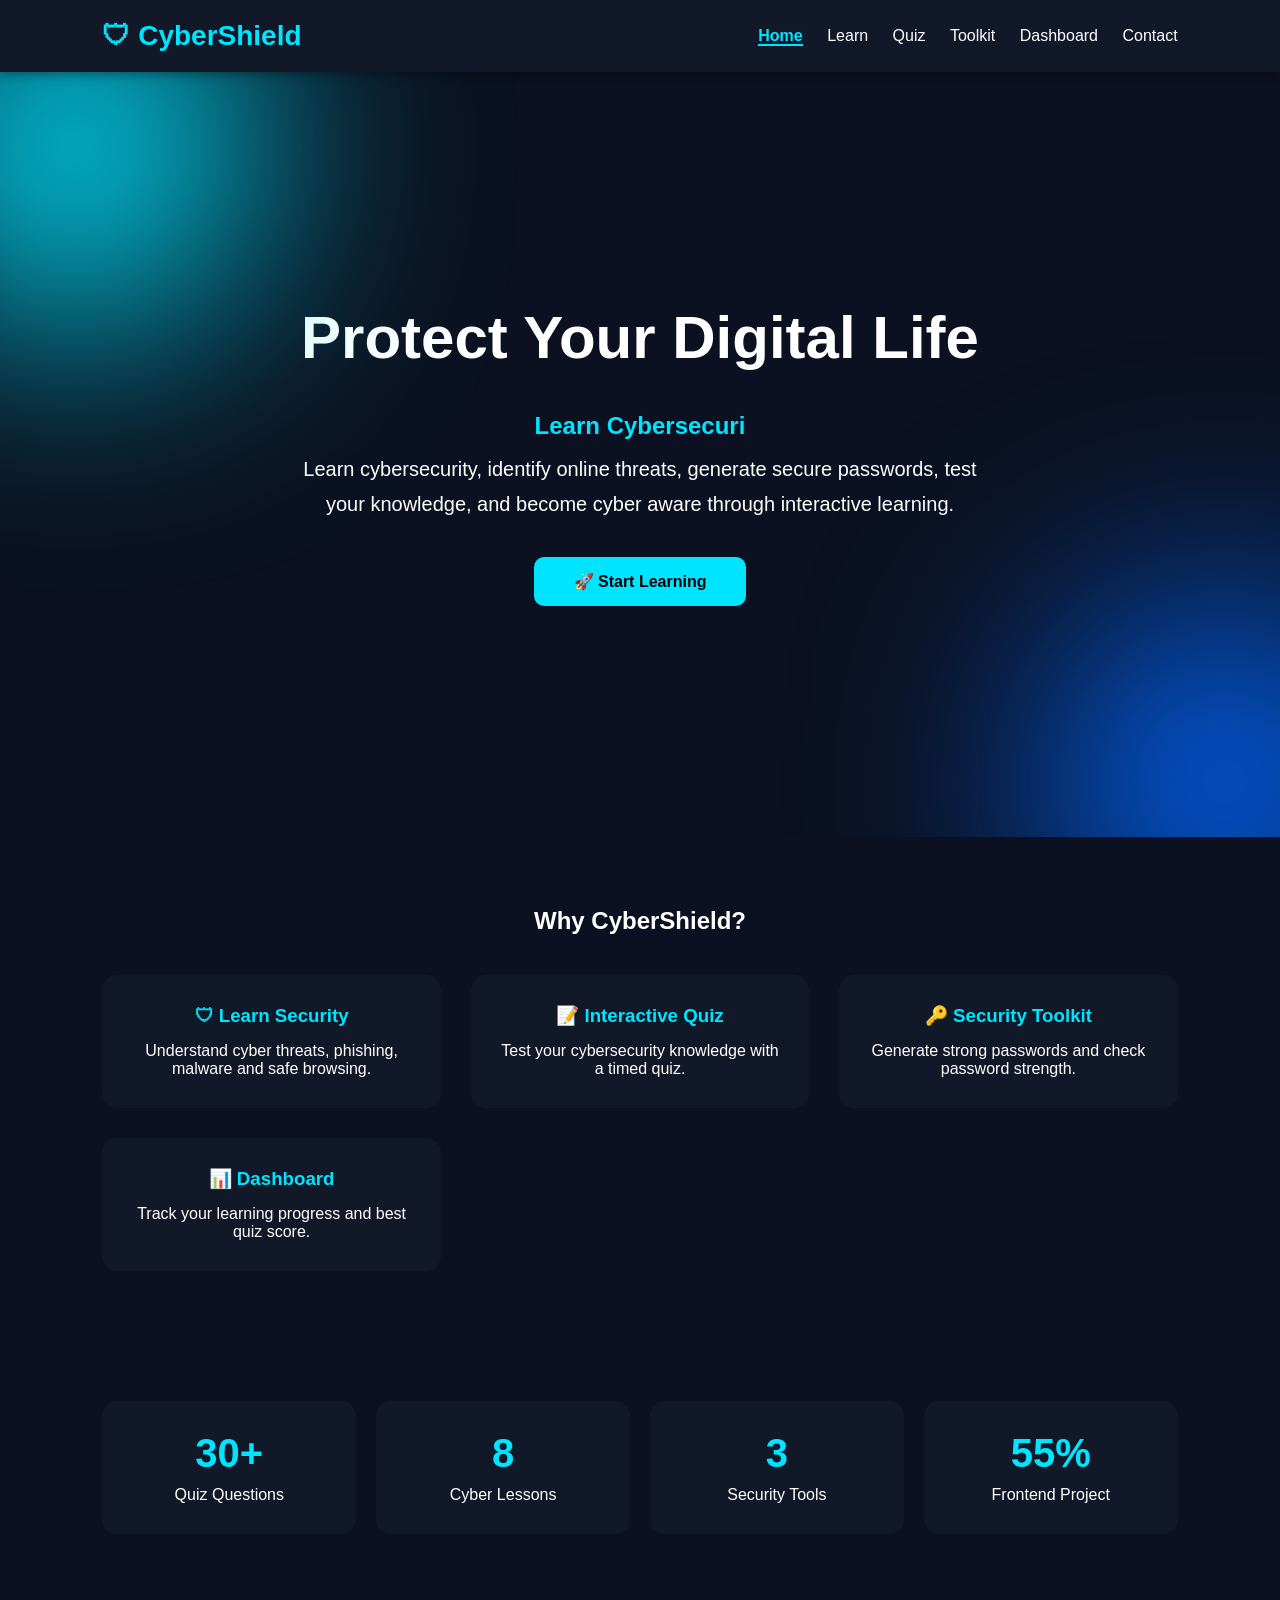
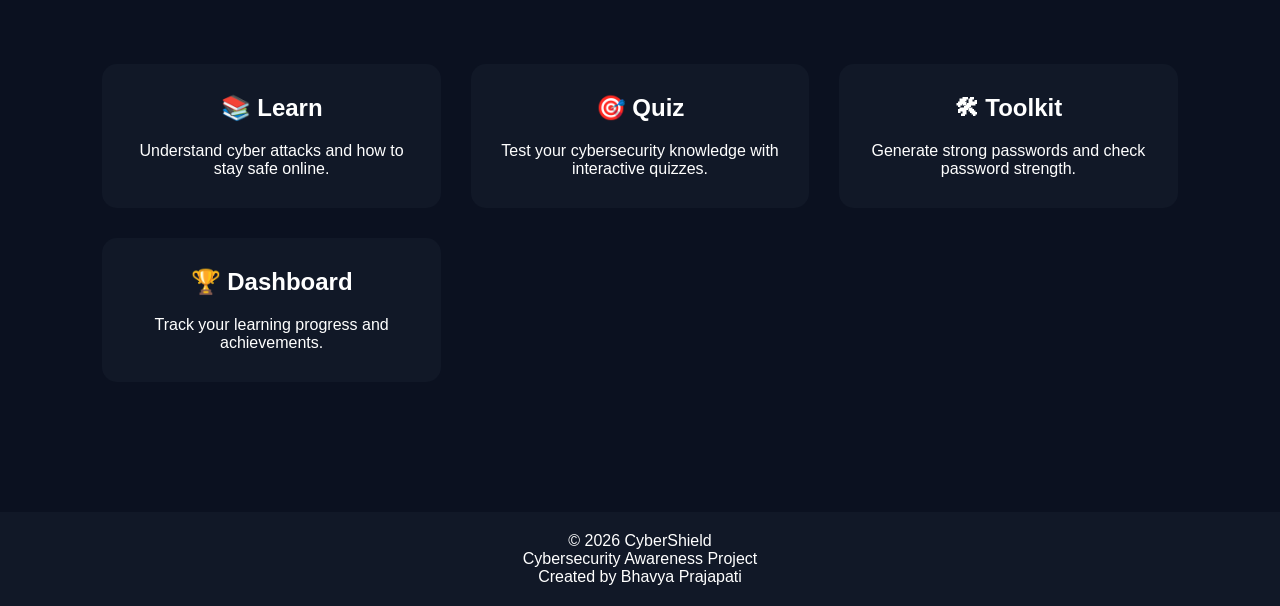
<file: index.html>
<!DOCTYPE html>
<html lang="en">
<head>
    <meta charset="UTF-8">
    <meta name="viewport" content="width=device-width, initial-scale=1.0">
    <title>CyberShield</title>

    <link rel="stylesheet" href="style.css">
</head>

<body>

<header>

    <h1 class="logo">
    🛡 CyberShield
</h1>

    <nav aria-label="Main Navigation">

        <a href="index.html" class="active">Home</a>

        <a href="learn.html">Learn</a>

        <a href="quiz.html">Quiz</a>

        <a href="toolkit.html">Toolkit</a>

        <a href="dashboard.html">Dashboard</a>

        <a href="contact.html">Contact</a>

    </nav>

</header>

<section class="hero">

    <div class="glow glow1"></div>
    <div class="glow glow2"></div>

    <h1>
        Protect Your Digital Life
    </h1>

    <h2 id="typing"></h2>

    <p>
        Learn cybersecurity, identify online threats, generate secure passwords,
        test your knowledge, and become cyber aware through interactive learning.
    </p>

    <a href="learn.html" class="btn" aria-label="Start learning cybersecurity">
        🚀 Start Learning
    </a>

</section>

<section class="features">

<h2>Why CyberShield?</h2>

<div class="feature-grid">

<div class="feature-card">
<h3>🛡 Learn Security</h3>
<p>Understand cyber threats, phishing, malware and safe browsing.</p>
</div>

<div class="feature-card">
<h3>📝 Interactive Quiz</h3>
<p>Test your cybersecurity knowledge with a timed quiz.</p>
</div>

<div class="feature-card">
<h3>🔑 Security Toolkit</h3>
<p>Generate strong passwords and check password strength.</p>
</div>

<div class="feature-card">
<h3>📊 Dashboard</h3>
<p>Track your learning progress and best quiz score.</p>
</div>

</div>

</section>

<section class="stats">

<div class="stat-box">
<h2 id="count1">0</h2>
<p>Quiz Questions</p>
</div>

<div class="stat-box">
<h2 id="count2">0</h2>
<p>Cyber Lessons</p>
</div>

<div class="stat-box">
<h2 id="count3">0</h2>
<p>Security Tools</p>
</div>

<div class="stat-box">
<h2 id="count4">0</h2>
<p>Frontend Project</p>
</div>

</section>

<section class="cards">

<div class="card" onclick="location.href='learn.html'">

<h2>📚 Learn</h2>

<p>Understand cyber attacks and how to stay safe online.</p>

</div>

<div class="card" onclick="location.href='quiz.html'">
<h2>🎯 Quiz</h2>
<p>Test your cybersecurity knowledge with interactive quizzes.</p>
</div>

<div class="card" onclick="location.href='toolkit.html'">
<h2>🛠 Toolkit</h2>
<p>Generate strong passwords and check password strength.</p>
</div>

<div class="card" onclick="location.href='dashboard.html'">
<h2>🏆 Dashboard</h2>
<p>Track your learning progress and achievements.</p>
</div>

</section>

<script src="app.js"></script>

<footer>
    <p>© 2026 CyberShield</p>
    <p>Cybersecurity Awareness Project</p>
    <p>Created by Bhavya Prajapati</p>
</footer>

</body>
</html>
</file>
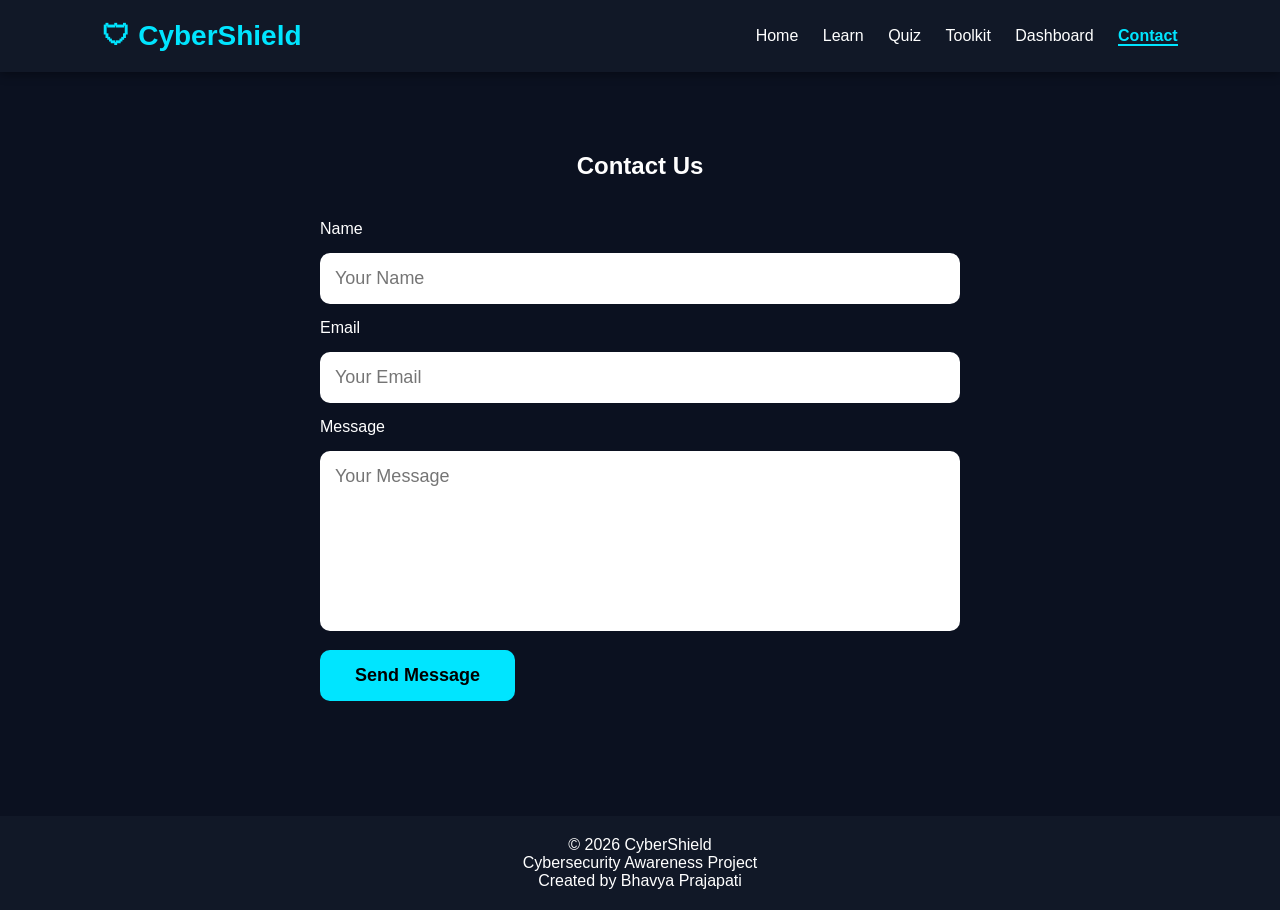
<file: contact.html>
<!DOCTYPE html>
<html lang="en">
<head>

<meta charset="UTF-8">
<meta name="viewport" content="width=device-width, initial-scale=1.0">

<title>Contact</title>

<link rel="stylesheet" href="style.css">
<link rel="stylesheet" href="contact.css">

</head>

<body>

<header>

<h1 class="logo">🛡 CyberShield</h1>

<nav aria-label="Main Navigation">

<a href="index.html">Home</a>
<a href="learn.html">Learn</a>
<a href="quiz.html">Quiz</a>
<a href="toolkit.html">Toolkit</a>
<a href="dashboard.html">Dashboard</a>
<a href="contact.html" class="active">Contact</a>

</nav>

</header>

<section class="contact">

<h1>Contact Us</h1>

<form id="contactForm">

<label for="name">Name</label>
<input
type="text"
id="name"
placeholder="Your Name"
required>

<label for="email">Email</label>

<input
type="email"
id="email"
placeholder="Your Email"
required>

<label for="message">Message</label>

<textarea
id="message"
rows="6"
placeholder="Your Message"
required></textarea>

<button type="submit">

Send Message

</button>

</form>

<h3 id="success"></h3>

</section>

<script src="contact.js"></script>

<footer>
    <p>© 2026 CyberShield</p>
    <p>Cybersecurity Awareness Project</p>
    <p>Created by Bhavya Prajapati</p>
</footer>

</body>

</html>
</file>
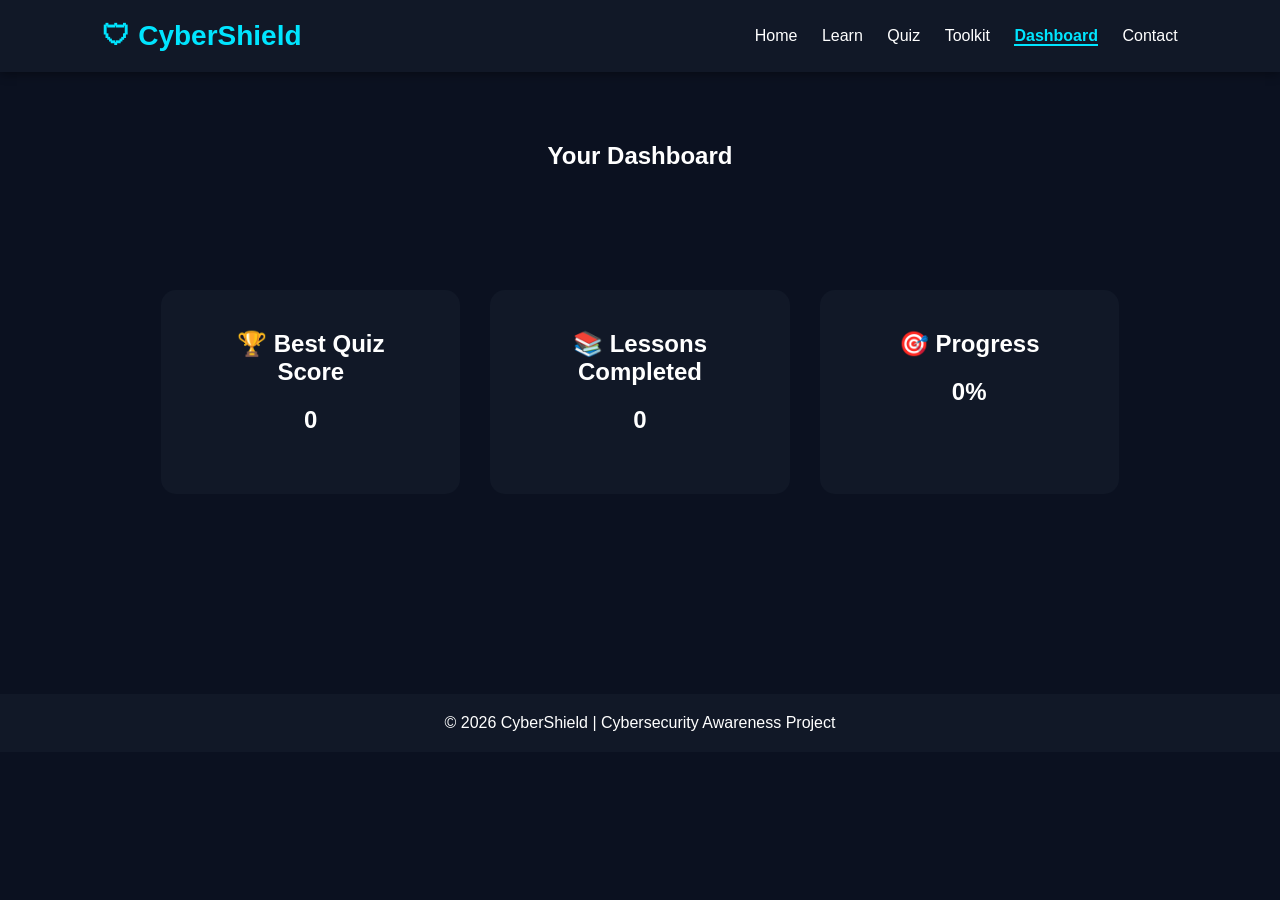
<file: dashboard.html>
<!DOCTYPE html>
<html lang="en">

<head>

<meta charset="UTF-8">

<meta name="viewport" content="width=device-width, initial-scale=1.0">

<title>Dashboard</title>

<link rel="stylesheet" href="style.css">
<link rel="stylesheet" href="dashboard.css">

</head>

<body>

<header>

<h1 class="logo">🛡 CyberShield</h1>

<nav aria-label="Main Navigation">

<a href="index.html">Home</a>
<a href="learn.html">Learn</a>
<a href="quiz.html">Quiz</a>
<a href="toolkit.html">Toolkit</a>
<a href="dashboard.html" class="active">Dashboard</a>
<a href="contact.html">Contact</a>

</nav>

</header>

<section class="dashboard">

<h1>Your Dashboard</h1>

<div class="cards">

<div class="card">
<h2>🏆 Best Quiz Score</h2>
<h2 id="bestScore">0</h2>
</div>

<div class="card">
<h2>📚 Lessons Completed</h2>
<h2 id="lessons">0</h2>
</div>

<div class="card">
<h2>🎯 Progress</h2>
<h2 id="progress">0%</h2>
</div>

</div>

</section>

<script src="dashboard.js"></script>

<footer>

<p>

© 2026 CyberShield | Cybersecurity Awareness Project

</p>

</footer>

</body>

</html>
</file>
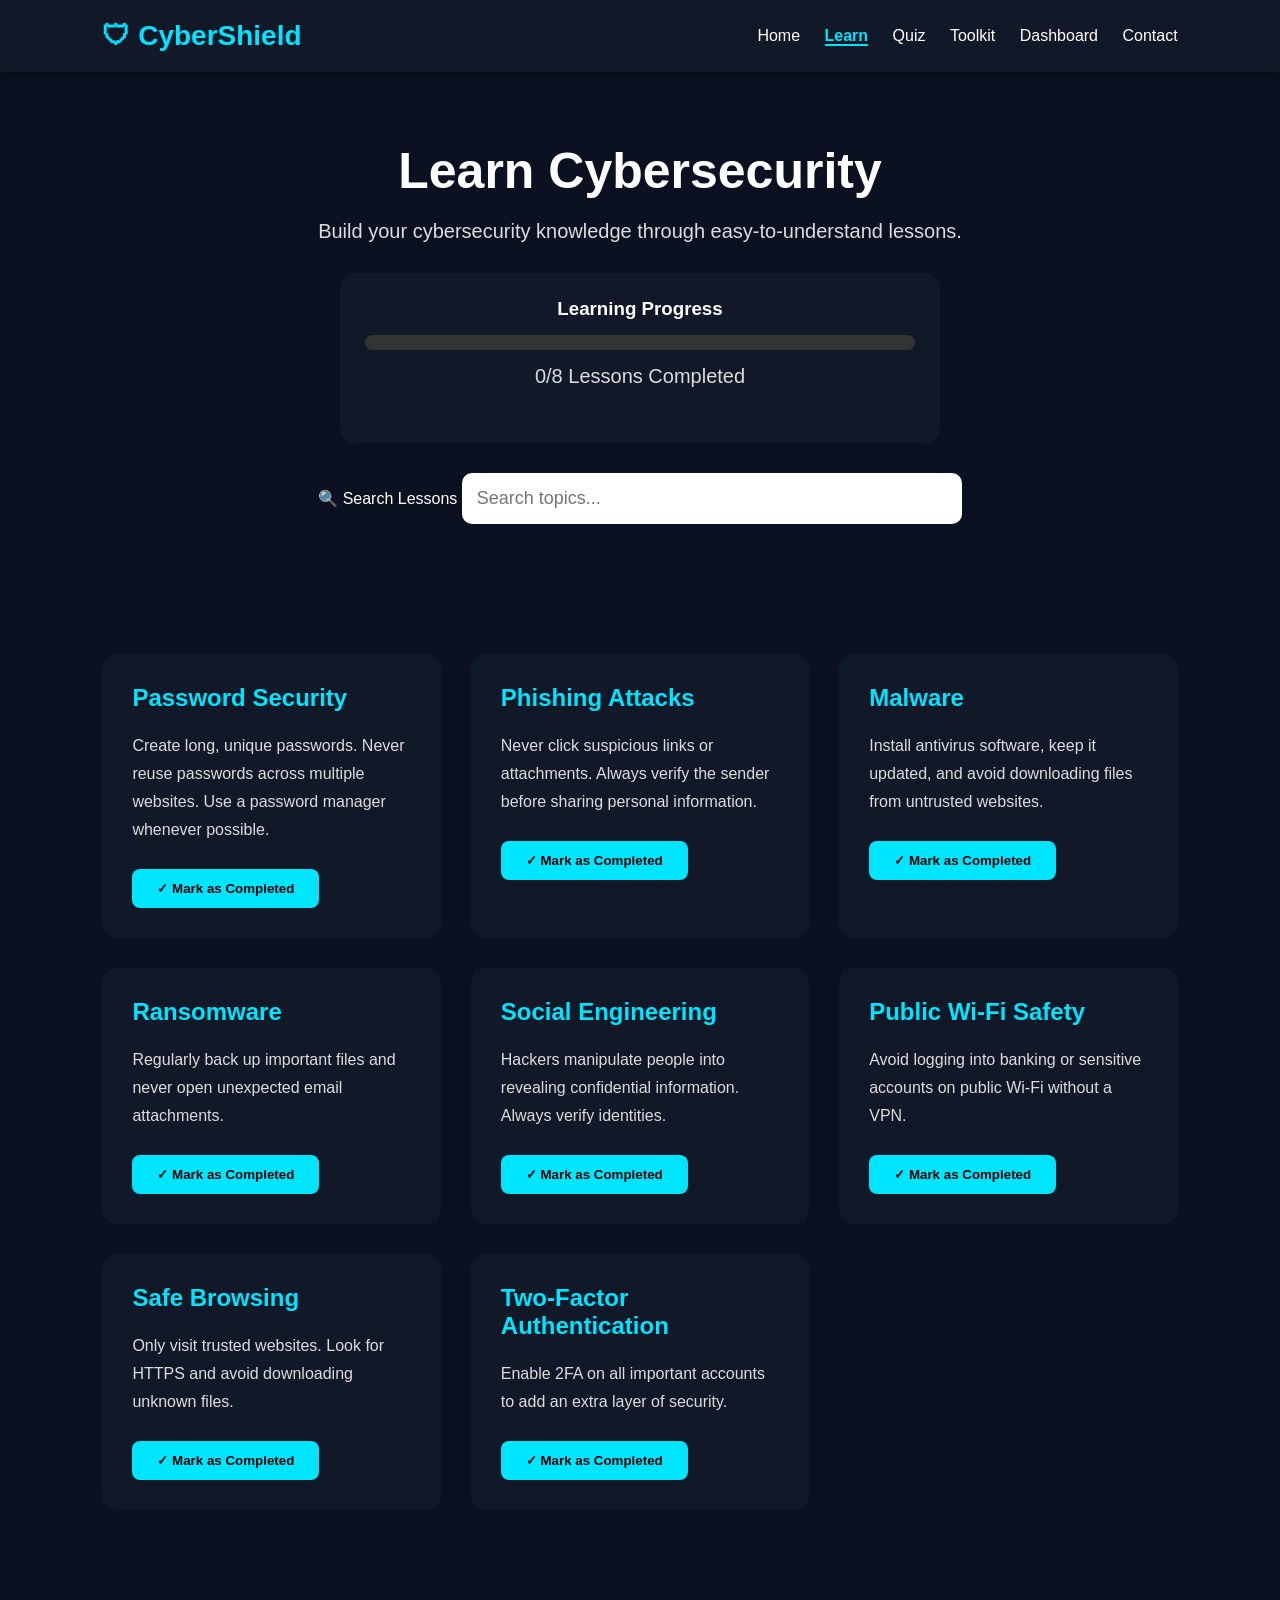
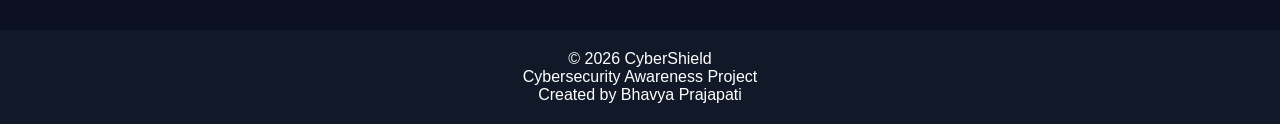
<file: learn.html>
<!DOCTYPE html>
<html lang="en">

<head>

<meta charset="UTF-8">

<meta name="viewport" content="width=device-width, initial-scale=1.0">

<title>Learn Cybersecurity</title>

<link rel="stylesheet" href="style.css">
<link rel="stylesheet" href="learn.css">

</head>

<body>

<header>

<h1 class="logo">🛡 CyberShield</h1>

<nav aria-label="Main Navigation">

<a href="index.html">Home</a>
<a href="learn.html" class="active">Learn</a>
<a href="quiz.html">Quiz</a>
<a href="toolkit.html">Toolkit</a>
<a href="dashboard.html">Dashboard</a>
<a href="contact.html">Contact</a>

</nav>

</header>

<section class="learn-hero">

<h1>Learn Cybersecurity</h1>

<p>
Build your cybersecurity knowledge through easy-to-understand lessons.
</p>

<div class="learn-progress">

<h3>Learning Progress</h3>

<div class="progress">

<div id="learnProgress"></div>

</div>

<p><span id="progressText">0</span>/8 Lessons Completed</p>

</div>

<label for="searchBox">
🔍 Search Lessons
</label>

<input
type="text"
id="searchBox"
placeholder="Search topics..."
>

</section>

<section class="topics" id="topicContainer">

</section>

<script src="learn.js"></script>

<footer>
    <p>© 2026 CyberShield</p>
    <p>Cybersecurity Awareness Project</p>
    <p>Created by Bhavya Prajapati</p>
</footer>

</body>

</html>
</file>
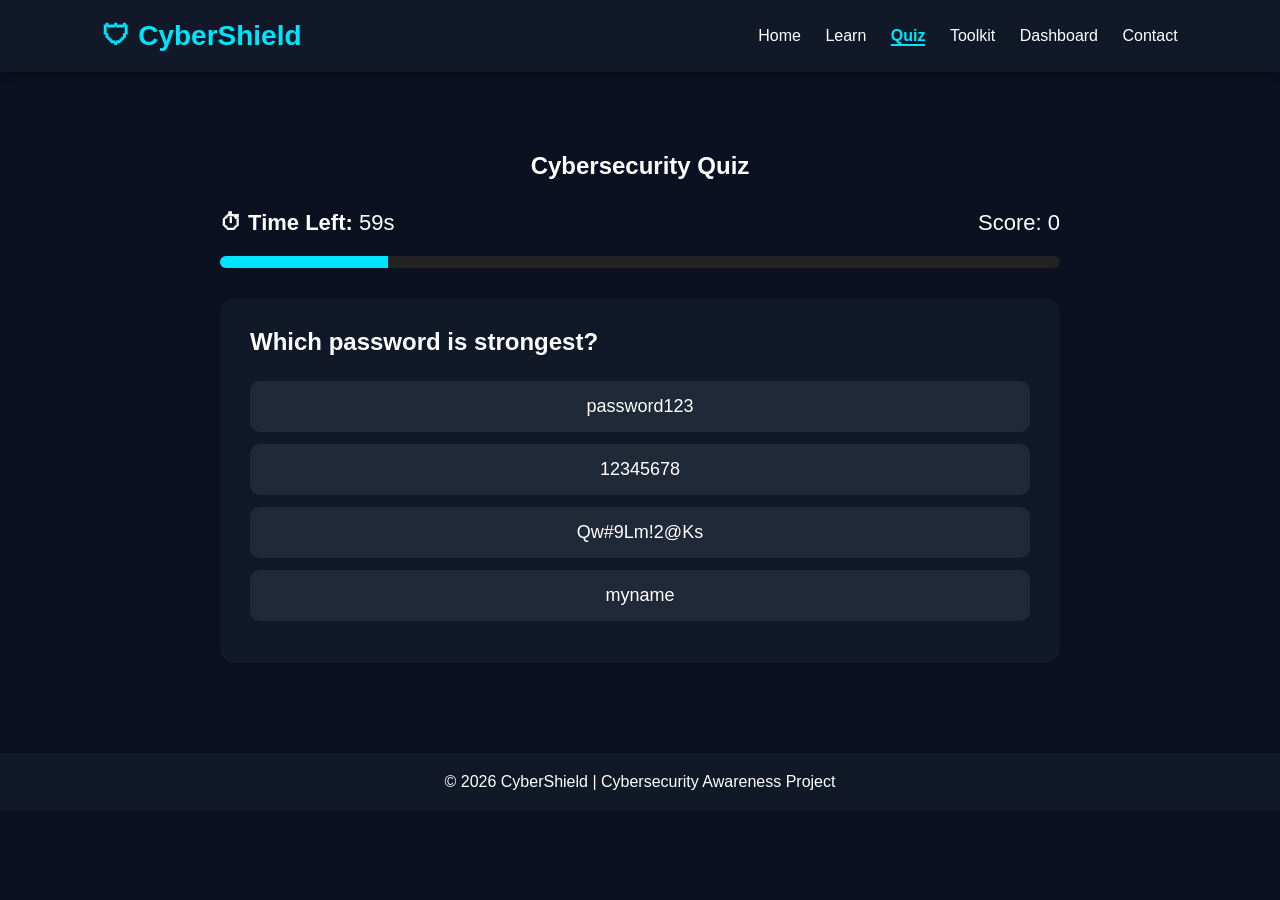
<file: quiz.html>
<!DOCTYPE html>
<html lang="en">

<head>

<meta charset="UTF-8">
<meta name="viewport" content="width=device-width, initial-scale=1.0">

<title>Cyber Quiz</title>

<link rel="stylesheet" href="style.css">
<link rel="stylesheet" href="quiz.css">

</head>

<body>

<header>

<h1 class="logo">🛡 CyberShield</h1>

<nav aria-label="Main Navigation">

<a href="index.html">Home</a>
<a href="learn.html">Learn</a>
<a href="quiz.html" class="active">Quiz</a>
<a href="toolkit.html">Toolkit</a>
<a href="dashboard.html">Dashboard</a>
<a href="contact.html">Contact</a>

</nav>

</header>

<section class="quiz-container">

<h1>Cybersecurity Quiz</h1>

<div class="quiz-top">

<div class="timer">

<strong>⏱ Time Left:</strong>

<span id="timer">60</span>s

</div>

<div class="score">
Score:
<span id="score">0</span>
</div>

</div>

<div class="progress">

<div id="progressBar"></div>

</div>

<div class="question-box">

<h2 id="question"></h2>

<div id="answers"></div>

<div id="explanation"></div>

</div>

<button id="nextBtn">Next Question</button>

</section>

<script src="quiz.js"></script>

<footer>

<p>

© 2026 CyberShield | Cybersecurity Awareness Project

</p>

</footer>

</body>

</html>
</file>
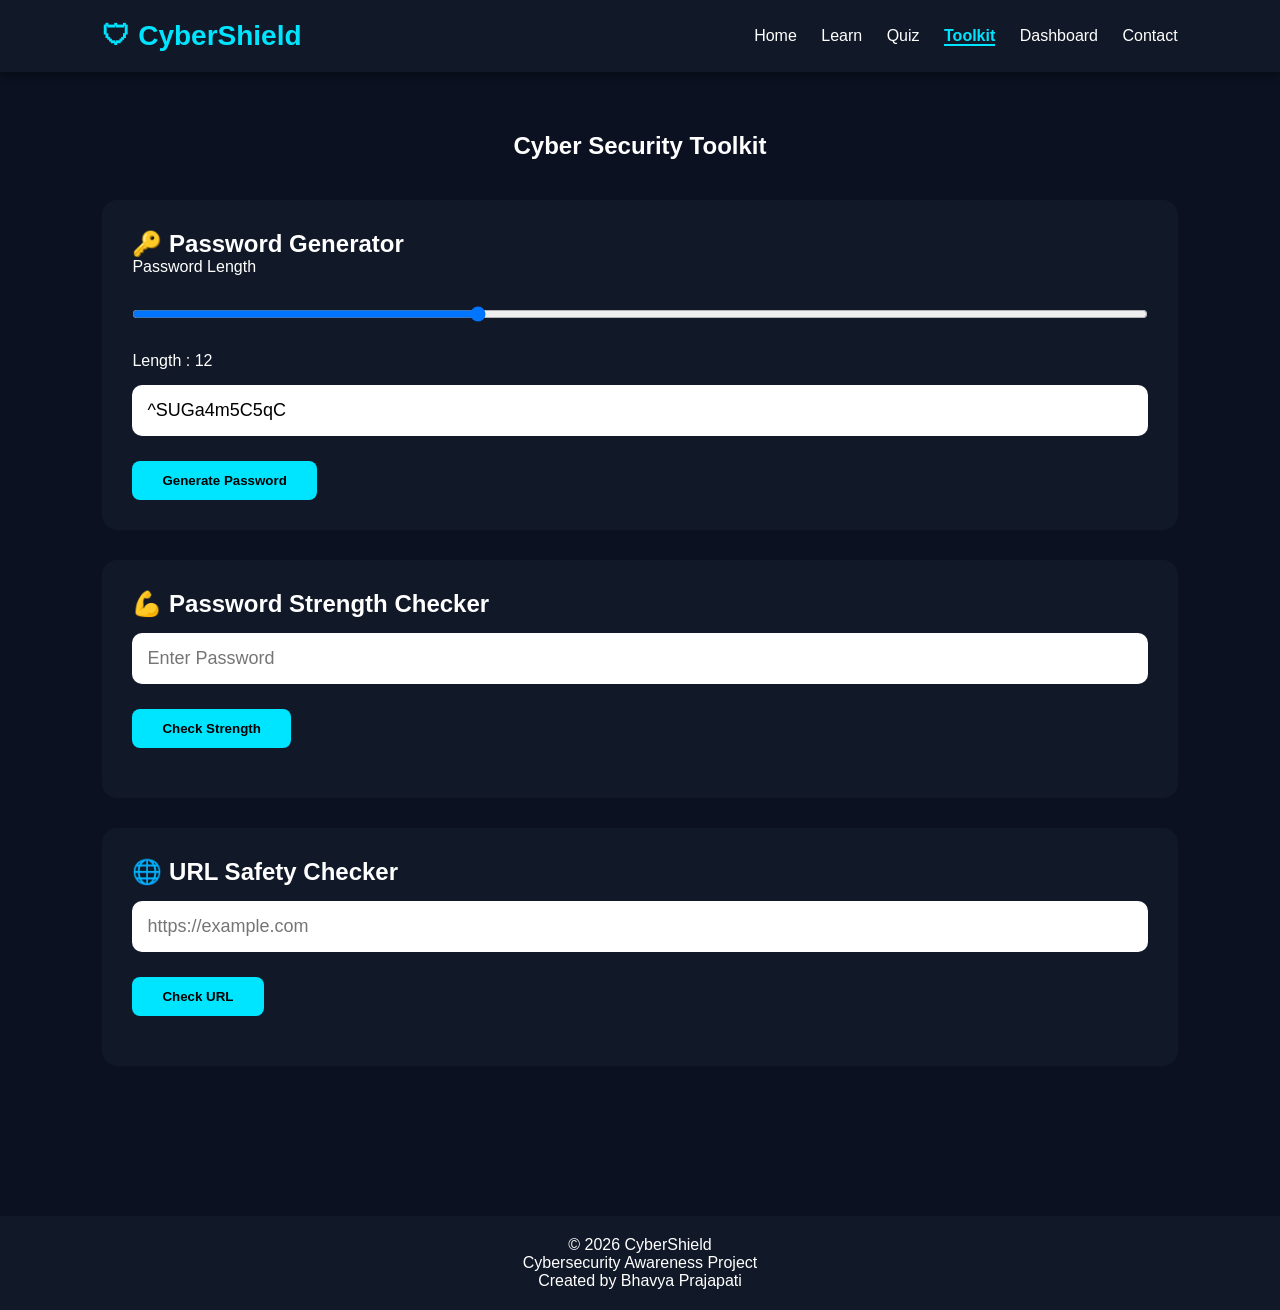
<file: toolkit.html>
<!DOCTYPE html>
<html lang="en">
<head>
<meta charset="UTF-8">
<meta name="viewport" content="width=device-width, initial-scale=1.0">
<title>Security Toolkit</title>

<link rel="stylesheet" href="style.css">
<link rel="stylesheet" href="toolkit.css">

</head>

<body>

<header>

<h1 class="logo">🛡 CyberShield</h1>

<nav aria-label="Main Navigation">

<a href="index.html">Home</a>
<a href="learn.html">Learn</a>
<a href="quiz.html">Quiz</a>
<a href="toolkit.html" class="active">Toolkit</a>
<a href="dashboard.html">Dashboard</a>
<a href="contact.html">Contact</a>

</nav>

</header>

<section class="toolkit">

<h1>Cyber Security Toolkit</h1>

<div class="tool-card">

<h2>🔑 Password Generator</h2>

<label for="length">Password Length</label>

<input type="range" min="6" max="24" value="12" id="length">

<p>Length : <span id="lengthValue">12</span></p>

<input type="text" id="password" readonly>

<button onclick="generatePassword()">

Generate Password

</button>

</div>

<div class="tool-card">

<h2>💪 Password Strength Checker</h2>

<input type="text" id="checkPassword" placeholder="Enter Password">

<button onclick="checkStrength()">

Check Strength

</button>

<h3 id="strength"></h3>

</div>

<div class="tool-card">

<h2>🌐 URL Safety Checker</h2>

<input type="text" id="urlInput" placeholder="https://example.com">

<button onclick="checkURL()">

Check URL

</button>

<h3 id="urlResult"></h3>

</div>

</section>

<script src="toolkit.js"></script>

<footer>
    <p>© 2026 CyberShield</p>
    <p>Cybersecurity Awareness Project</p>
    <p>Created by Bhavya Prajapati</p>
</footer>

</body>
</html>
</file>
<file: style.css>
*{
    margin:0;
    padding:0;
    box-sizing:border-box;
    font-family:'Arial',sans-serif;
}

body{
    background:#0b1120;
    color:white;
}

header{
    display:flex;
    justify-content:space-between;
    align-items:center;
    padding:20px 8%;
    background:#111827;
    position:sticky;
    top:0;
    z-index:1000;
    box-shadow:0 2px 10px rgba(0,0,0,.4);
}

.logo{
    font-size:28px;
    font-weight:bold;
    color:#00e5ff;
}

nav a{
    color:white;
    text-decoration:none;
    margin-left:20px;
    transition:.3s ease;
}

nav a:hover{
    color:#00e5ff;
}

.hero{
    height:85vh;
    display:flex;
    flex-direction:column;
    justify-content:center;
    align-items:center;
    text-align:center;
    padding:20px;
    position:relative;
    overflow:hidden;
}

.hero h1{
    font-size:60px;
    margin-bottom:20px;
}

.hero p{
    width:700px;
    max-width:90%;
    font-size:20px;
    line-height:35px;
}

.btn{
    margin-top:35px;
    display:inline-block;
    padding:15px 40px;
    background:#00e5ff;
    color:black;
    text-decoration:none;
    border-radius:10px;
    font-weight:bold;
    transition:.3s;
}

.cards{
    display:grid;
    grid-template-columns:repeat(auto-fit,minmax(250px,1fr));
    gap:30px;
    padding:70px 8%;
}

.card{
    background:#111827;
    padding:30px;
    border-radius:15px;
    text-align:center;
    transition:.4s;
}

.card h2{
    margin-bottom:20px;
}

/* Hero */

.glow{

    position:absolute;
    width:350px;
    height:350px;
    border-radius:50%;
    filter:blur(120px);

}

.glow1{

    background:#00e5ff;
    top:-100px;
    left:-100px;
    animation:move1 8s infinite alternate;

}

.glow2{

    background:#0066ff;
    right:-120px;
    bottom:-120px;
    animation:move2 10s infinite alternate;

}

@keyframes move1{

    from{transform:translate(0);}
    to{transform:translate(120px,120px);}

}

@keyframes move2{

    from{transform:translate(0);}
    to{transform:translate(-120px,-80px);}

}

.hero h2{

    color:#00e5ff;
    margin-top:20px;
    height:40px;

}

nav a.active{

color:#00e5ff;

font-weight:bold;

border-bottom:2px solid #00e5ff;

}

html{

scroll-behavior:smooth;

}

button{

transition:.3s;

border:none;

border-radius:8px;

cursor:pointer;

}

button:hover{

transform:scale(1.05);

}

.card,
.tool-card,
.lesson-card{

transition:.3s;

}

.card:hover,
.tool-card:hover,
.lesson-card:hover{

transform:translateY(-8px);

box-shadow:0 0 20px #00e5ff;

}

footer{

background:#111827;

text-align:center;

padding:20px;

margin-top:60px;

color:white;

}

.features{

padding:70px 8%;

text-align:center;

}

.feature-grid{

display:grid;

grid-template-columns:repeat(auto-fit,minmax(250px,1fr));

gap:30px;

margin-top:40px;

}

.feature-card{

background:#111827;

padding:30px;

border-radius:15px;

transition:.3s;

}

.feature-card:hover{

transform:translateY(-10px);

box-shadow:0 0 20px #00e5ff;

}

.feature-card h3{

margin-bottom:15px;

color:#00e5ff;

}

.stats{

display:grid;

grid-template-columns:repeat(4,1fr);

gap:20px;

padding:60px 8%;

text-align:center;

}

.stat-box{

background:#111827;

padding:30px;

border-radius:15px;

}

.stat-box h2{

font-size:40px;

color:#00e5ff;

margin-bottom:10px;

}

@media(max-width:768px){

.stats{

grid-template-columns:repeat(2,1fr);

}

}

img{

max-width:100%;

display:block;

}

.btn:hover{

background:#00bcd4;

transform:translateY(-3px);

box-shadow:0 0 15px #00e5ff;

}

@media(max-width:768px){

header{
flex-direction:column;
gap:15px;
}

nav{
display:flex;
flex-wrap:wrap;
justify-content:center;
gap:15px;
}

.hero h1{
font-size:40px;
}

.hero p{
font-size:18px;
line-height:30px;
}

}

.feature-card{

text-align:center;

}
</file>
<file: contact.css>
.contact{

max-width:700px;

margin:50px auto;

padding:30px;

}

.contact h1{

text-align:center;

margin-bottom:40px;

}

.contact input,
.contact textarea{

width:100%;

padding:15px;

margin:15px 0;

font-size:18px;

border:none;

border-radius:10px;

}

.contact textarea{

height:180px;

resize:none;

}

.contact button{

padding:15px 35px;

background:#00e5ff;

border:none;

cursor:pointer;

font-size:18px;

font-weight:bold;

border-radius:10px;

}

.contact button:hover{

background:#00bcd4;

transform:translateY(-2px);

}

#success{

margin-top:25px;

text-align:center;

color:#22c55e;

}

.contact input:focus,
.contact textarea:focus{

outline:none;

box-shadow:0 0 10px #00e5ff;

}

.contact button{

transition:.3s ease;

}

@media(max-width:768px){

.contact{

padding:20px;

margin:30px auto;

}

.contact button{

width:100%;

}

}

.contact{
    animation:fadeUp .8s ease;
}

@keyframes fadeUp{

    from{
        opacity:0;
        transform:translateY(30px);
    }

    to{
        opacity:1;
        transform:translateY(0);
    }

}
</file>
<file: dashboard.css>
.dashboard{

padding:70px;

text-align:center;

}

.cards{

display:grid;

grid-template-columns:repeat(auto-fit,minmax(250px,1fr));

gap:30px;

margin-top:50px;

}

.card{

background:#111827;

padding:40px;

border-radius:15px;

transition:.3s;

}

.card:hover{

transform:translateY(-10px);

box-shadow:0 0 20px #00e5ff;

}

.card h1{

margin-top:20px;

color:#00e5ff;

font-size:45px;

}

.dashboard h1{
    margin-bottom:20px;
}

.card h1{
    letter-spacing:1px;
}

@media(max-width:768px){

.dashboard{

padding:40px 20px;

}

}
</file>
<file: learn.css>
.learn-hero{

text-align:center;

padding:70px 20px;

}

.learn-hero h1{

font-size:50px;

margin-bottom:20px;

}

.learn-hero p{

font-size:20px;

margin-bottom:30px;

color:#ddd;

}

#searchBox{

width:500px;

max-width:90%;

padding:15px;

border:none;

border-radius:10px;

font-size:18px;

}

.topics{

display:grid;

grid-template-columns:repeat(auto-fit,minmax(320px,1fr));

gap:30px;

padding:60px 8%;

}

.topic{

background:#111827;

border-radius:15px;

padding:30px;

transition:.3s;

}

.topic:hover{

transform:translateY(-8px);

box-shadow:0 0 20px #00e5ff;

}

.topic h2{

margin-bottom:20px;

color:#00e5ff;

}

.topic p{

line-height:28px;

margin-bottom:25px;

color:#ddd;

}

.topic button{

padding:12px 25px;

background:#00e5ff;

border:none;

border-radius:8px;

cursor:pointer;

font-weight:bold;

}

.learn-progress{
    background:#111827;
    padding:25px;
    border-radius:15px;
    margin:30px auto;
    width:600px;
    max-width:90%;
    text-align:center;
}

.progress{
    width:100%;
    height:15px;
    background:#333;
    border-radius:10px;
    overflow:hidden;
    margin:15px 0;
}

#learnProgress{
    width:0%;
    height:100%;
    background:#00e5ff;
    transition:.4s;
}

.topic button:hover{
    background:#00bcd4;
    transform:translateY(-2px);
}

#searchBox:focus{
    outline:none;
    box-shadow:0 0 10px #00e5ff;
}

.topic{
    cursor:default;
}

@media(max-width:768px){

    .learn-hero h1{
        font-size:36px;
    }

    .learn-hero p{
        font-size:18px;
    }

    .learn-progress{
        width:95%;
    }

    #searchBox{
        width:95%;
    }

}
</file>
<file: quiz.css>
.quiz-container{

max-width:900px;

margin:50px auto;

padding:30px;

}

.quiz-container h1{

text-align:center;

margin-bottom:30px;

}

.quiz-top{

display:flex;

justify-content:space-between;

margin-bottom:20px;

font-size:22px;

}

.progress{

width:100%;

height:12px;

background:#222;

border-radius:10px;

overflow:hidden;

margin-bottom:30px;

}

#progressBar{

width:0%;

height:100%;

background:#00e5ff;

transition:.4s;

}

.question-box{

background:#111827;

padding:30px;

border-radius:15px;

}

.question-box h2{

margin-bottom:25px;

}

.answer{

display:block;

width:100%;

padding:15px;

margin:12px 0;

background:#1f2937;

border:none;

border-radius:10px;

color:white;

font-size:18px;

cursor:pointer;

transition:.3s ease;

}

.answer:hover{

background:#00e5ff;

color:black;

}

#nextBtn{

margin-top:30px;

padding:15px 40px;

border:none;

background:#00e5ff;

font-size:18px;

font-weight:bold;

border-radius:10px;

cursor:pointer;

}

#explanation{

margin-top:20px;

padding:20px;

background:#1f2937;

border-left:5px solid #00e5ff;

border-radius:10px;

display:none;

line-height:28px;

}

#nextBtn:hover{

background:#00bcd4;

transform:translateY(-2px);

box-shadow:0 0 12px #00e5ff;

}

@media(max-width:768px){

.quiz-top{

flex-direction:column;

gap:15px;

text-align:center;

}

.quiz-container{

padding:20px;

}

.question-box{

padding:20px;

}

.answer{

font-size:16px;

}

}

.answer:disabled{

opacity:.8;

cursor:not-allowed;

}

a:focus,
button:focus{
    outline:2px solid #00e5ff;
    outline-offset:4px;
}
</file>
<file: toolkit.css>
.toolkit{

padding:60px 8%;

}

.toolkit h1{

text-align:center;

margin-bottom:40px;

}

.tool-card{

background:#111827;

padding:30px;

margin-bottom:30px;

border-radius:15px;

}

.tool-card input{

width:100%;

padding:15px;

margin:15px 0;

border:none;

border-radius:10px;

font-size:18px;

}

.tool-card button{

padding:12px 30px;

background:#00e5ff;

border:none;

font-weight:bold;

cursor:pointer;

border-radius:8px;

margin-top:10px;

}

.tool-card button:hover{

background:#00bcd4;

}

#strength{

margin-top:20px;

color:#00e5ff;

}

#urlResult{

margin-top:20px;

font-weight:bold;

}

.tool-card input:focus{

outline:none;

box-shadow:0 0 10px #00e5ff;

}

#length{

cursor:pointer;

}

@media(max-width:768px){

.toolkit{

padding:30px 5%;

}

.tool-card{

padding:20px;

}

}
</file>
